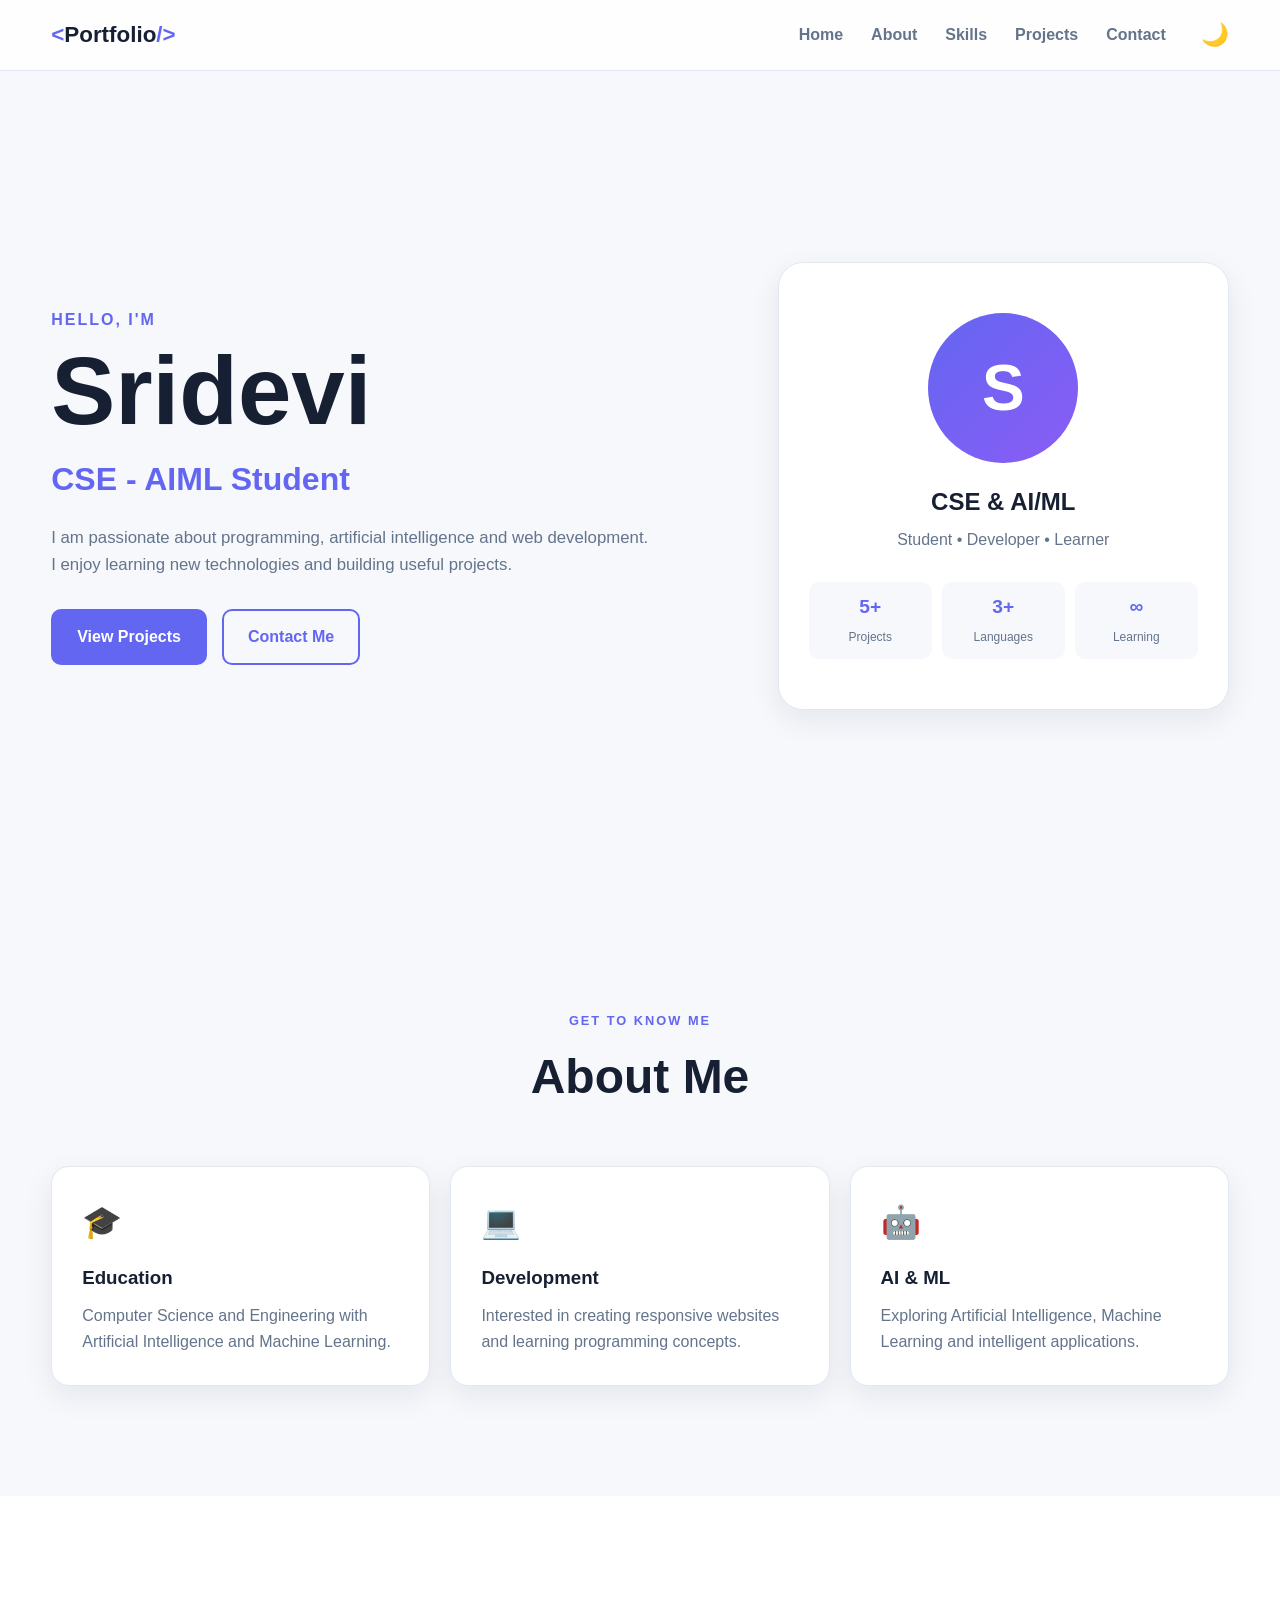
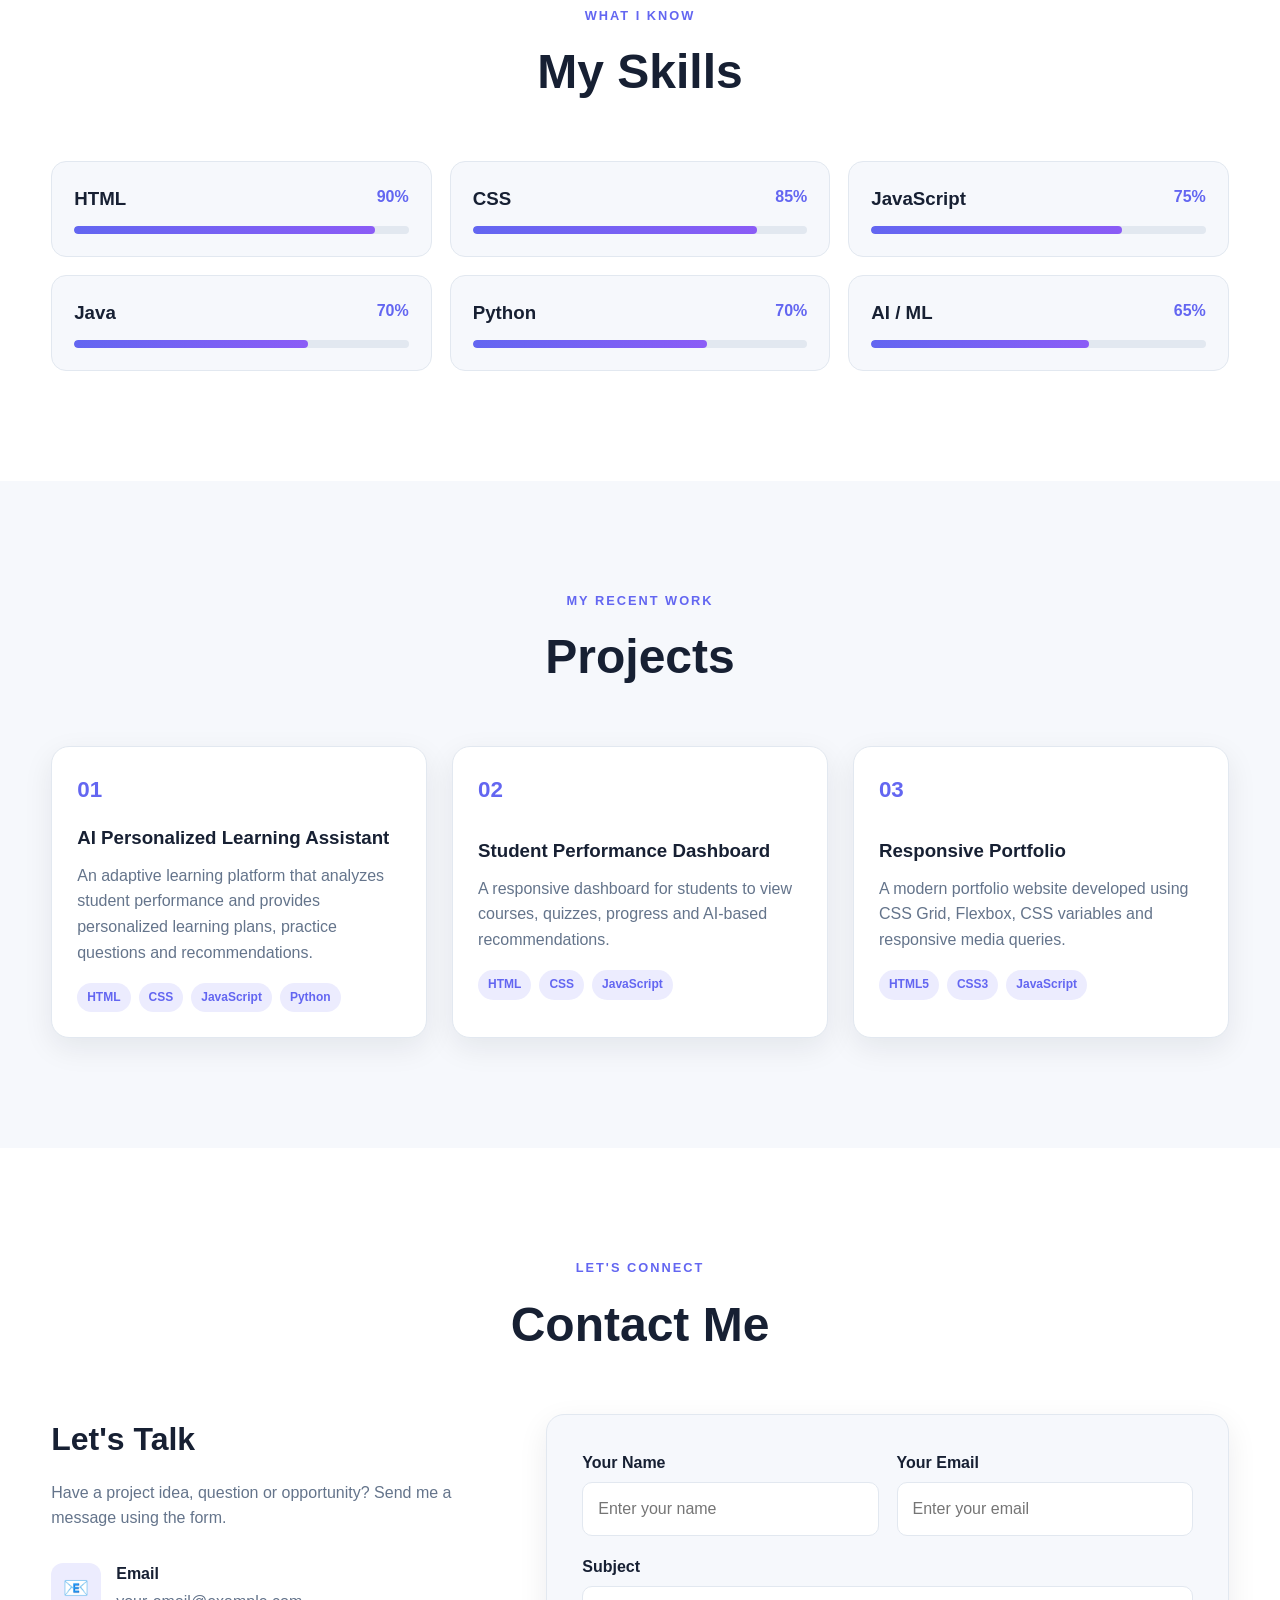
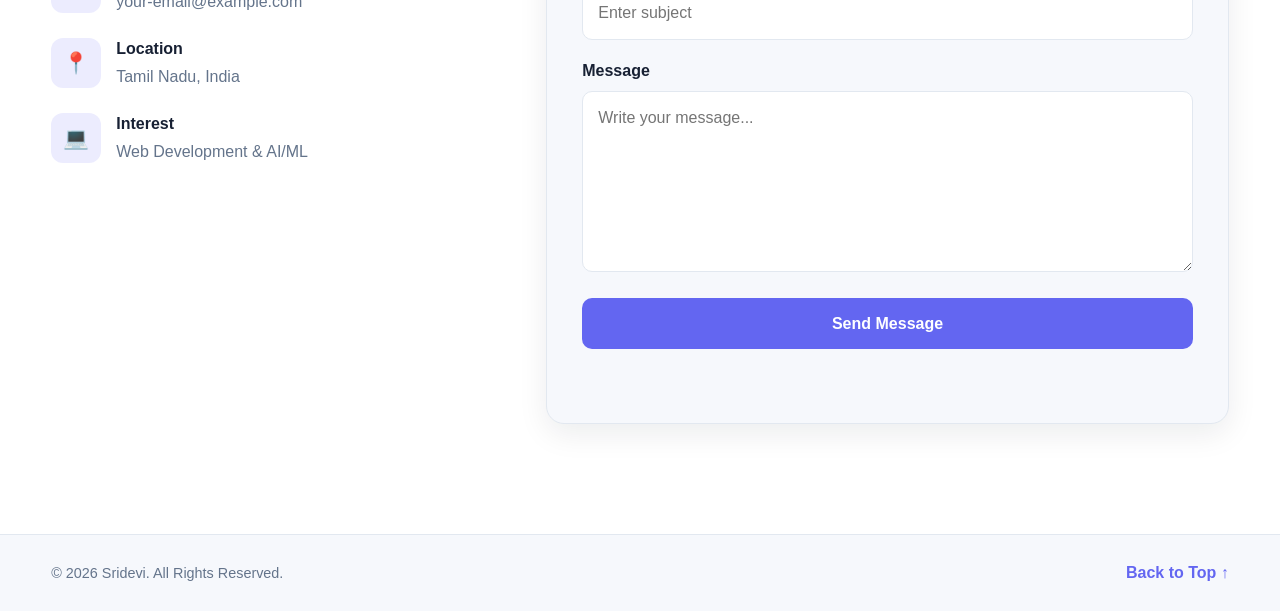
<file: index.html>
<!DOCTYPE html>
<html lang="en">
<head>
    <meta charset="UTF-8">

    <meta name="viewport"
          content="width=device-width, initial-scale=1.0">

    <meta name="description"
          content="Advanced responsive portfolio website">

    <title>My Portfolio | CSE AIML Student</title>

    <link rel="stylesheet" href="style.css">
</head>

<body>

    <!-- ================= HEADER ================= -->

    <header class="header">

        <nav class="navbar container">

            <a href="#home" class="logo">
                <span>&lt;</span>Portfolio<span>/&gt;</span>
            </a>

            <button class="menu-btn" id="menuBtn">
                ☰
            </button>

            <ul class="nav-links" id="navLinks">

                <li>
                    <a href="#home">Home</a>
                </li>

                <li>
                    <a href="#about">About</a>
                </li>

                <li>
                    <a href="#skills">Skills</a>
                </li>

                <li>
                    <a href="#projects">Projects</a>
                </li>

                <li>
                    <a href="#contact">Contact</a>
                </li>

            </ul>

            <button class="theme-btn" id="themeBtn">
                🌙
            </button>

        </nav>

    </header>


    <!-- ================= MAIN ================= -->

    <main>

        <!-- ================= HOME ================= -->

        <section class="hero" id="home">

            <div class="container hero-grid">

                <div class="hero-content">

                    <p class="small-title">
                        Hello, I'm
                    </p>

                    <h1>
                        Sridevi
                    </h1>

                    <h2>
                        CSE - AIML Student
                    </h2>

                    <p class="hero-text">
                        I am passionate about programming, artificial
                        intelligence and web development. I enjoy
                        learning new technologies and building useful
                        projects.
                    </p>

                    <div class="hero-buttons">

                        <a href="#projects" class="btn primary-btn">
                            View Projects
                        </a>

                        <a href="#contact" class="btn secondary-btn">
                            Contact Me
                        </a>

                    </div>

                </div>


                <div class="hero-card">

                    <div class="profile-circle">
                        S
                    </div>

                    <h3>
                        CSE & AI/ML
                    </h3>

                    <p>
                        Student • Developer • Learner
                    </p>

                    <div class="mini-stats">

                        <div>
                            <strong>5+</strong>
                            <span>Projects</span>
                        </div>

                        <div>
                            <strong>3+</strong>
                            <span>Languages</span>
                        </div>

                        <div>
                            <strong>∞</strong>
                            <span>Learning</span>
                        </div>

                    </div>

                </div>

            </div>

        </section>


        <!-- ================= ABOUT ================= -->

        <section class="section" id="about">

            <div class="container">

                <div class="section-heading">

                    <p>Get To Know Me</p>

                    <h2>
                        About Me
                    </h2>

                </div>


                <div class="about-grid">

                    <div class="about-card">

                        <div class="about-icon">
                            🎓
                        </div>

                        <h3>
                            Education
                        </h3>

                        <p>
                            Computer Science and Engineering
                            with Artificial Intelligence and
                            Machine Learning.
                        </p>

                    </div>


                    <div class="about-card">

                        <div class="about-icon">
                            💻
                        </div>

                        <h3>
                            Development
                        </h3>

                        <p>
                            Interested in creating responsive
                            websites and learning programming
                            concepts.
                        </p>

                    </div>


                    <div class="about-card">

                        <div class="about-icon">
                            🤖
                        </div>

                        <h3>
                            AI & ML
                        </h3>

                        <p>
                            Exploring Artificial Intelligence,
                            Machine Learning and intelligent
                            applications.
                        </p>

                    </div>

                </div>

            </div>

        </section>


        <!-- ================= SKILLS ================= -->

        <section class="section skills-section" id="skills">

            <div class="container">

                <div class="section-heading">

                    <p>What I Know</p>

                    <h2>
                        My Skills
                    </h2>

                </div>


                <div class="skills-grid">

                    <div class="skill-card">

                        <div class="skill-top">
                            <h3>HTML</h3>
                            <span>90%</span>
                        </div>

                        <div class="progress">
                            <div class="progress-bar html"></div>
                        </div>

                    </div>


                    <div class="skill-card">

                        <div class="skill-top">
                            <h3>CSS</h3>
                            <span>85%</span>
                        </div>

                        <div class="progress">
                            <div class="progress-bar css"></div>
                        </div>

                    </div>


                    <div class="skill-card">

                        <div class="skill-top">
                            <h3>JavaScript</h3>
                            <span>75%</span>
                        </div>

                        <div class="progress">
                            <div class="progress-bar javascript"></div>
                        </div>

                    </div>


                    <div class="skill-card">

                        <div class="skill-top">
                            <h3>Java</h3>
                            <span>70%</span>
                        </div>

                        <div class="progress">
                            <div class="progress-bar java"></div>
                        </div>

                    </div>


                    <div class="skill-card">

                        <div class="skill-top">
                            <h3>Python</h3>
                            <span>70%</span>
                        </div>

                        <div class="progress">
                            <div class="progress-bar python"></div>
                        </div>

                    </div>


                    <div class="skill-card">

                        <div class="skill-top">
                            <h3>AI / ML</h3>
                            <span>65%</span>
                        </div>

                        <div class="progress">
                            <div class="progress-bar ai"></div>
                        </div>

                    </div>

                </div>

            </div>

        </section>


        <!-- ================= PROJECTS ================= -->

        <section class="section" id="projects">

            <div class="container">

                <div class="section-heading">

                    <p>My Recent Work</p>

                    <h2>
                        Projects
                    </h2>

                </div>


                <div class="projects-grid">

                    <article class="project-card">

                        <div class="project-number">
                            01
                        </div>

                        <div class="project-content">

                            <h3>
                                AI Personalized Learning Assistant
                            </h3>

                            <p>
                                An adaptive learning platform that
                                analyzes student performance and
                                provides personalized learning plans,
                                practice questions and recommendations.
                            </p>

                            <div class="tags">
                                <span>HTML</span>
                                <span>CSS</span>
                                <span>JavaScript</span>
                                <span>Python</span>
                            </div>

                        </div>

                    </article>


                    <article class="project-card">

                        <div class="project-number">
                            02
                        </div>

                        <div class="project-content">

                            <h3>
                                Student Performance Dashboard
                            </h3>

                            <p>
                                A responsive dashboard for students
                                to view courses, quizzes, progress
                                and AI-based recommendations.
                            </p>

                            <div class="tags">
                                <span>HTML</span>
                                <span>CSS</span>
                                <span>JavaScript</span>
                            </div>

                        </div>

                    </article>


                    <article class="project-card">

                        <div class="project-number">
                            03
                        </div>

                        <div class="project-content">

                            <h3>
                                Responsive Portfolio
                            </h3>

                            <p>
                                A modern portfolio website developed
                                using CSS Grid, Flexbox, CSS variables
                                and responsive media queries.
                            </p>

                            <div class="tags">
                                <span>HTML5</span>
                                <span>CSS3</span>
                                <span>JavaScript</span>
                            </div>

                        </div>

                    </article>

                </div>

            </div>

        </section>


        <!-- ================= CONTACT ================= -->

        <section class="section contact-section" id="contact">

            <div class="container">

                <div class="section-heading">

                    <p>Let's Connect</p>

                    <h2>
                        Contact Me
                    </h2>

                </div>


                <div class="contact-grid">

                    <!-- Contact information -->

                    <div class="contact-info">

                        <h3>
                            Let's Talk
                        </h3>

                        <p>
                            Have a project idea, question or
                            opportunity? Send me a message using
                            the form.
                        </p>


                        <div class="contact-item">

                            <div class="contact-icon">
                                📧
                            </div>

                            <div>
                                <h4>Email</h4>

                                <p>
                                    your-email@example.com
                                </p>
                            </div>

                        </div>


                        <div class="contact-item">

                            <div class="contact-icon">
                                📍
                            </div>

                            <div>
                                <h4>Location</h4>

                                <p>
                                    Tamil Nadu, India
                                </p>
                            </div>

                        </div>


                        <div class="contact-item">

                            <div class="contact-icon">
                                💻
                            </div>

                            <div>
                                <h4>Interest</h4>

                                <p>
                                    Web Development & AI/ML
                                </p>
                            </div>

                        </div>

                    </div>


                    <!-- Contact form -->

                    <div class="contact-form-container">

                        <form
                            id="contactForm"
                            action="https://formspree.io/f/YOUR_FORM_ID"
                            method="POST"
                        >

                            <div class="form-row">

                                <div class="form-group">

                                    <label for="name">
                                        Your Name
                                    </label>

                                    <input
                                        type="text"
                                        id="name"
                                        name="name"
                                        placeholder="Enter your name"
                                        required
                                    >

                                </div>


                                <div class="form-group">

                                    <label for="email">
                                        Your Email
                                    </label>

                                    <input
                                        type="email"
                                        id="email"
                                        name="email"
                                        placeholder="Enter your email"
                                        required
                                    >

                                </div>

                            </div>


                            <div class="form-group">

                                <label for="subject">
                                    Subject
                                </label>

                                <input
                                    type="text"
                                    id="subject"
                                    name="subject"
                                    placeholder="Enter subject"
                                    required
                                >

                            </div>


                            <div class="form-group">

                                <label for="message">
                                    Message
                                </label>

                                <textarea
                                    id="message"
                                    name="message"
                                    rows="6"
                                    placeholder="Write your message..."
                                    required
                                ></textarea>

                            </div>


                            <button
                                type="submit"
                                class="btn primary-btn send-btn"
                                id="sendBtn"
                            >
                                Send Message
                            </button>


                            <p
                                id="formStatus"
                                class="form-status"
                            ></p>

                        </form>

                    </div>

                </div>

            </div>

        </section>

    </main>


    <!-- ================= FOOTER ================= -->

    <footer class="footer">

        <div class="container footer-content">

            <p>
                © 2026 Sridevi. All Rights Reserved.
            </p>

            <a href="#home">
                Back to Top ↑
            </a>

        </div>

    </footer>


    <script src="script.js"></script>

</body>
</html>
</file>
<file: style.css>
/* =========================================
   CSS VARIABLES
========================================= */

:root {

    --bg-color: #f6f8fc;
    --card-color: #ffffff;

    --text-color: #172033;
    --muted-color: #64748b;

    --primary-color: #6366f1;
    --primary-dark: #4f46e5;

    --border-color: #e2e8f0;

    --shadow:
        0 10px 30px rgba(15, 23, 42, 0.08);

    --header-bg:
        rgba(255, 255, 255, 0.85);

    --radius: 18px;

    --transition:
        0.3s ease;
}


/* =========================================
   DARK THEME
========================================= */

body.dark {

    --bg-color: #0f172a;
    --card-color: #1e293b;

    --text-color: #f8fafc;
    --muted-color: #cbd5e1;

    --border-color: #334155;

    --header-bg:
        rgba(15, 23, 42, 0.9);

    --shadow:
        0 10px 30px rgba(0, 0, 0, 0.3);
}


/* =========================================
   RESET
========================================= */

* {
    margin: 0;
    padding: 0;
    box-sizing: border-box;
}


html {
    scroll-behavior: smooth;
}


body {

    font-family:
        Arial,
        Helvetica,
        sans-serif;

    background: var(--bg-color);

    color: var(--text-color);

    line-height: 1.6;

    transition:
        background var(--transition),
        color var(--transition);
}


a {
    text-decoration: none;
    color: inherit;
}


button,
input,
textarea {
    font: inherit;
}


button {
    cursor: pointer;
}


img {
    max-width: 100%;
    display: block;
}


/* =========================================
   CONTAINER
========================================= */

.container {

    width: min(92%, 1200px);

    margin-inline: auto;
}


/* =========================================
   HEADER
========================================= */

.header {

    position: sticky;

    top: 0;

    z-index: 1000;

    background: var(--header-bg);

    backdrop-filter: blur(15px);

    border-bottom:
        1px solid var(--border-color);
}


.navbar {

    min-height: 70px;

    display: flex;

    align-items: center;

    justify-content: space-between;

    gap: 20px;
}


.logo {

    font-size: 1.4rem;

    font-weight: 800;

    color: var(--text-color);
}


.logo span {
    color: var(--primary-color);
}


.nav-links {

    list-style: none;

    display: none;

    gap: 28px;
}


.nav-links a {

    color: var(--muted-color);

    font-weight: 600;

    transition:
        color var(--transition);
}


.nav-links a:hover {

    color: var(--primary-color);
}


.menu-btn,
.theme-btn {

    border: none;

    background: transparent;

    color: var(--text-color);

    font-size: 1.4rem;
}


.menu-btn {
    order: 2;
}


.theme-btn {
    order: 3;
}


/* =========================================
   HERO
========================================= */

.hero {

    min-height: calc(100vh - 70px);

    display: grid;

    align-items: center;

    padding: 70px 0;
}


.hero-grid {

    display: grid;

    gap: 50px;

    align-items: center;
}


.hero-content {
    text-align: center;
}


.small-title {

    color: var(--primary-color);

    font-weight: 700;

    text-transform: uppercase;

    letter-spacing: 2px;

    margin-bottom: 10px;
}


.hero h1 {

    font-size:
        clamp(3rem, 10vw, 6rem);

    line-height: 1;

    margin-bottom: 15px;
}


.hero h2 {

    font-size:
        clamp(1.3rem, 4vw, 2rem);

    color: var(--primary-color);

    margin-bottom: 20px;
}


.hero-text {

    max-width: 600px;

    margin:
        0 auto 30px;

    color: var(--muted-color);

    font-size: 1.05rem;
}


.hero-buttons {

    display: flex;

    flex-wrap: wrap;

    justify-content: center;

    gap: 15px;
}


/* =========================================
   BUTTONS
========================================= */

.btn {

    display: inline-flex;

    justify-content: center;

    align-items: center;

    padding:
        13px 24px;

    border-radius: 10px;

    font-weight: 700;

    border: 2px solid transparent;

    transition:
        transform var(--transition),
        background var(--transition),
        color var(--transition);
}


.btn:hover {

    transform: translateY(-3px);
}


.primary-btn {

    background: var(--primary-color);

    color: white;
}


.primary-btn:hover {

    background: var(--primary-dark);
}


.secondary-btn {

    border-color:
        var(--primary-color);

    color:
        var(--primary-color);
}


/* =========================================
   HERO CARD
========================================= */

.hero-card {

    background: var(--card-color);

    border:
        1px solid var(--border-color);

    border-radius: 25px;

    padding: 40px 25px;

    text-align: center;

    box-shadow: var(--shadow);

    transition:
        transform var(--transition);
}


.hero-card:hover {

    transform:
        translateY(-8px);
}


.profile-circle {

    width: 150px;

    height: 150px;

    margin: 0 auto 20px;

    display: grid;

    place-items: center;

    border-radius: 50%;

    background:
        linear-gradient(
            135deg,
            var(--primary-color),
            #8b5cf6
        );

    color: white;

    font-size: 4rem;

    font-weight: 800;
}


.hero-card h3 {

    font-size: 1.5rem;

    margin-bottom: 5px;
}


.hero-card p {

    color: var(--muted-color);
}


.mini-stats {

    display: grid;

    grid-template-columns:
        repeat(3, 1fr);

    margin-top: 30px;

    gap: 10px;
}


.mini-stats div {

    padding: 10px;

    border-radius: 10px;

    background:
        var(--bg-color);
}


.mini-stats strong {

    display: block;

    font-size: 1.2rem;

    color: var(--primary-color);
}


.mini-stats span {

    font-size: 0.75rem;

    color: var(--muted-color);
}


/* =========================================
   SECTION
========================================= */

.section {

    padding: 90px 0;
}


.section-heading {

    text-align: center;

    margin-bottom: 50px;
}


.section-heading p {

    color: var(--primary-color);

    text-transform: uppercase;

    letter-spacing: 2px;

    font-size: 0.8rem;

    font-weight: 700;

    margin-bottom: 8px;
}


.section-heading h2 {

    font-size:
        clamp(2rem, 5vw, 3rem);
}


/* =========================================
   ABOUT
========================================= */

.about-grid {

    display: grid;

    gap: 20px;
}


.about-card {

    background: var(--card-color);

    border:
        1px solid var(--border-color);

    padding: 30px;

    border-radius: var(--radius);

    box-shadow: var(--shadow);

    transition:
        transform var(--transition);
}


.about-card:hover {

    transform:
        translateY(-7px);
}


.about-icon {

    font-size: 2rem;

    margin-bottom: 15px;
}


.about-card h3 {

    margin-bottom: 10px;
}


.about-card p {

    color: var(--muted-color);
}


/* =========================================
   SKILLS
========================================= */

.skills-section {

    background:
        var(--card-color);
}


.skills-grid {

    display: grid;

    gap: 18px;
}


.skill-card {

    padding: 22px;

    border:
        1px solid var(--border-color);

    border-radius: 15px;

    background:
        var(--bg-color);
}


.skill-top {

    display: flex;

    justify-content: space-between;

    margin-bottom: 12px;
}


.skill-top span {

    color:
        var(--primary-color);

    font-weight: 700;
}


.progress {

    width: 100%;

    height: 8px;

    background:
        var(--border-color);

    border-radius: 20px;

    overflow: hidden;
}


.progress-bar {

    height: 100%;

    border-radius: 20px;

    background:
        linear-gradient(
            90deg,
            var(--primary-color),
            #8b5cf6
        );
}


.progress-bar.html {
    width: 90%;
}


.progress-bar.css {
    width: 85%;
}


.progress-bar.javascript {
    width: 75%;
}


.progress-bar.java {
    width: 70%;
}


.progress-bar.python {
    width: 70%;
}


.progress-bar.ai {
    width: 65%;
}


/* =========================================
   PROJECTS
========================================= */

.projects-grid {

    display: grid;

    gap: 25px;
}


.project-card {

    display: grid;

    grid-template-columns: 70px 1fr;

    background:
        var(--card-color);

    border:
        1px solid var(--border-color);

    border-radius:
        var(--radius);

    padding: 25px;

    box-shadow:
        var(--shadow);

    transition:
        transform var(--transition);
}


.project-card:hover {

    transform:
        translateY(-8px);
}


.project-number {

    font-size: 1.4rem;

    font-weight: 800;

    color:
        var(--primary-color);
}


.project-content h3 {

    margin-bottom: 10px;
}


.project-content p {

    color:
        var(--muted-color);

    margin-bottom: 18px;
}


.tags {

    display: flex;

    flex-wrap: wrap;

    gap: 8px;
}


.tags span {

    padding:
        5px 10px;

    border-radius: 20px;

    background:
        rgba(99, 102, 241, 0.12);

    color:
        var(--primary-color);

    font-size: 0.75rem;

    font-weight: 700;
}


/* =========================================
   CONTACT
========================================= */

.contact-section {

    background:
        var(--card-color);
}


.contact-grid {

    display: grid;

    gap: 40px;
}


.contact-info h3 {

    font-size: 2rem;

    margin-bottom: 15px;
}


.contact-info > p {

    color:
        var(--muted-color);

    margin-bottom: 30px;
}


.contact-item {

    display: flex;

    gap: 15px;

    align-items: center;

    margin-bottom: 22px;
}


.contact-icon {

    width: 50px;

    height: 50px;

    flex-shrink: 0;

    display: grid;

    place-items: center;

    border-radius: 12px;

    background:
        rgba(99, 102, 241, 0.12);

    font-size: 1.3rem;
}


.contact-item h4 {

    margin-bottom: 2px;
}


.contact-item p {

    color:
        var(--muted-color);

    word-break: break-word;
}


/* =========================================
   CONTACT FORM
========================================= */

.contact-form-container {

    background:
        var(--bg-color);

    border:
        1px solid var(--border-color);

    padding: 25px;

    border-radius:
        var(--radius);

    box-shadow:
        var(--shadow);
}


.form-row {

    display: grid;

    gap: 18px;
}


.form-group {

    margin-bottom: 18px;
}


.form-group label {

    display: block;

    margin-bottom: 7px;

    font-weight: 700;
}


.form-group input,
.form-group textarea {

    width: 100%;

    border:
        1px solid var(--border-color);

    border-radius: 10px;

    padding: 13px 15px;

    background:
        var(--card-color);

    color:
        var(--text-color);

    outline: none;

    transition:
        border var(--transition),
        box-shadow var(--transition);
}


.form-group input:focus,
.form-group textarea:focus {

    border-color:
        var(--primary-color);

    box-shadow:
        0 0 0 3px
        rgba(99, 102, 241, 0.12);
}


.form-group textarea {

    resize: vertical;

    min-height: 140px;
}


.send-btn {

    width: 100%;

    border: none;
}


.send-btn:disabled {

    opacity: 0.6;

    cursor: not-allowed;
}


.form-status {

    margin-top: 15px;

    text-align: center;

    font-weight: 600;

    min-height: 24px;
}


/* =========================================
   FOOTER
========================================= */

.footer {

    padding: 25px 0;

    border-top:
        1px solid var(--border-color);
}


.footer-content {

    display: flex;

    flex-direction: column;

    align-items: center;

    gap: 10px;

    text-align: center;
}


.footer p {

    color:
        var(--muted-color);

    font-size: 0.9rem;
}


.footer a {

    color:
        var(--primary-color);

    font-weight: 700;
}


/* =========================================
   TABLET
========================================= */

@media (min-width: 600px) {

    .about-grid {

        grid-template-columns:
            repeat(2, 1fr);
    }


    .skills-grid {

        grid-template-columns:
            repeat(2, 1fr);
    }


    .form-row {

        grid-template-columns:
            repeat(2, 1fr);
    }


    .contact-form-container {

        padding: 35px;
    }

}


/* =========================================
   DESKTOP
========================================= */

@media (min-width: 850px) {

    .menu-btn {
        display: none;
    }


    .theme-btn {
        order: 3;
    }


    .nav-links {

        display: flex;

        order: 2;

        margin-left: auto;
    }


    .theme-btn {
        margin-left: 15px;
    }


    .hero-grid {

        grid-template-columns:
            1.2fr 0.8fr;
    }


    .hero-content {

        text-align: left;
    }


    .hero-text {

        margin-left: 0;
    }


    .hero-buttons {

        justify-content: flex-start;
    }


    .about-grid {

        grid-template-columns:
            repeat(3, 1fr);
    }


    .skills-grid {

        grid-template-columns:
            repeat(3, 1fr);
    }


    .projects-grid {

        grid-template-columns:
            repeat(3, 1fr);
    }


    .project-card {

        grid-template-columns: 1fr;

        gap: 15px;
    }


    .contact-grid {

        grid-template-columns:
            0.8fr 1.2fr;

        align-items: start;
    }


    .footer-content {

        flex-direction: row;

        justify-content: space-between;
    }

}


/* =========================================
   LARGE DESKTOP
========================================= */

@media (min-width: 1200px) {

    .hero {

        padding:
            100px 0;
    }


    .section {

        padding:
            110px 0;
    }


    .hero-card {

        padding: 50px 30px;
    }

}


/* =========================================
   REDUCED MOTION
========================================= */

@media (prefers-reduced-motion: reduce) {

    * {

        scroll-behavior: auto !important;

        transition: none !important;

    }

}
</file>
